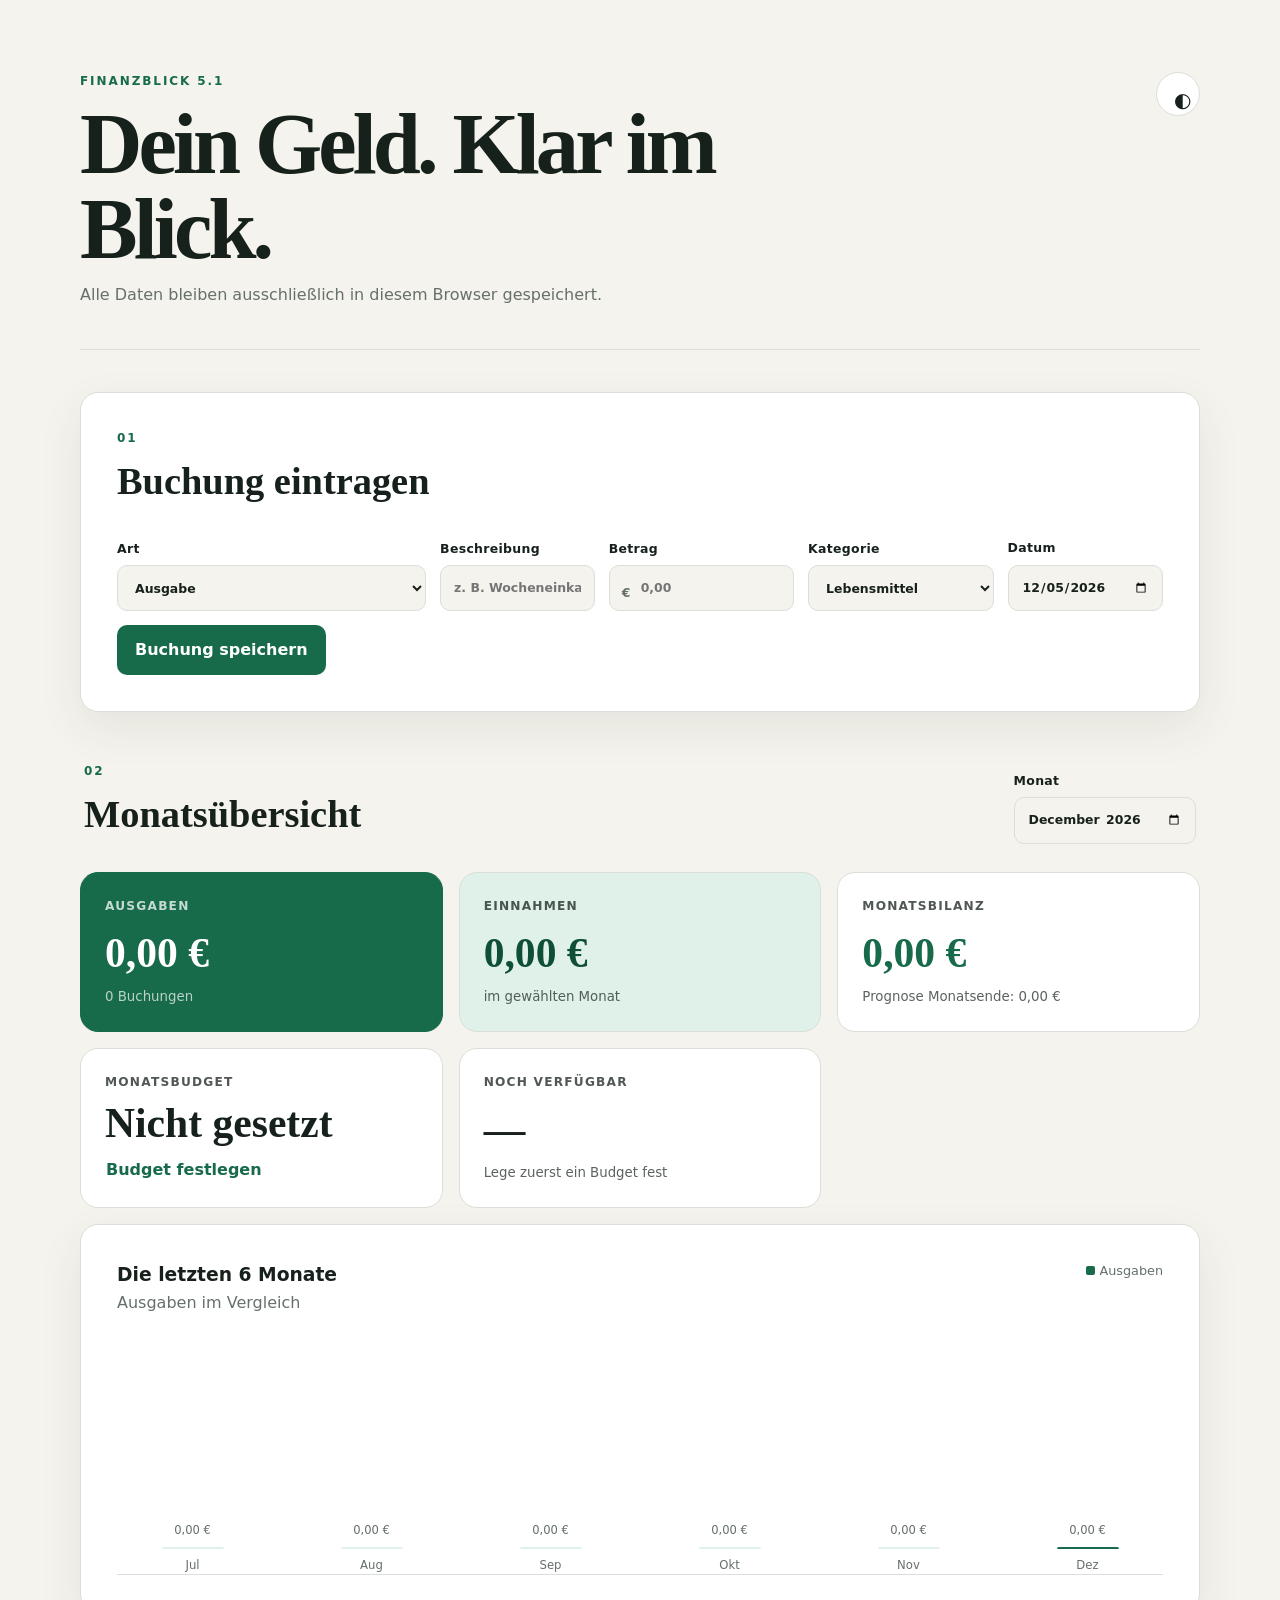
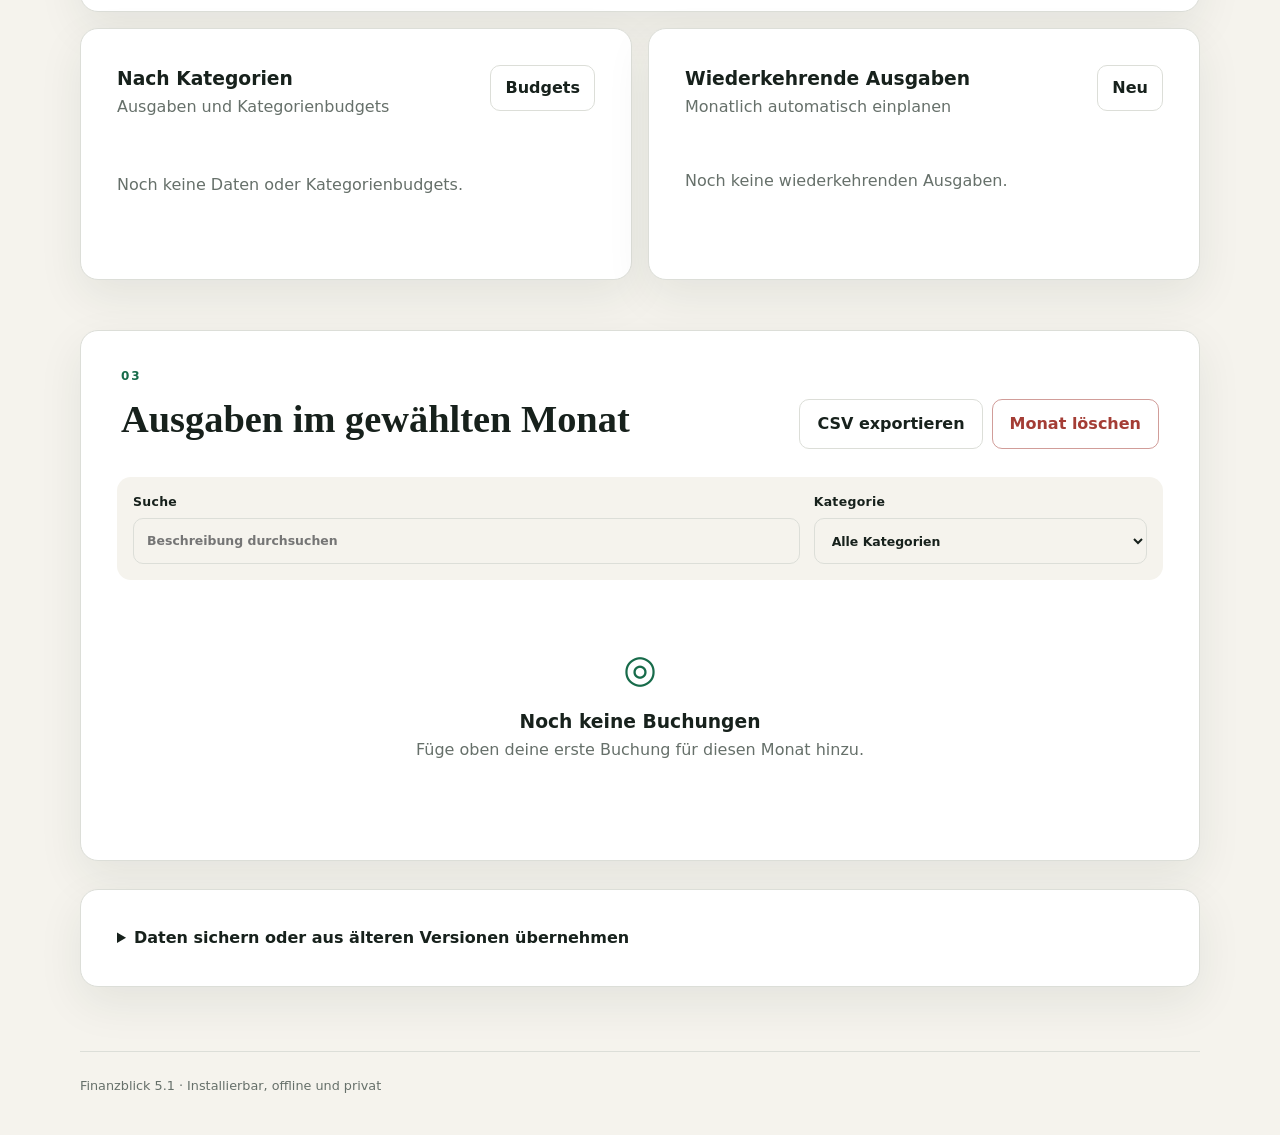
<file: index.html>
<!doctype html>
<html lang="de">
<head>
  <meta charset="utf-8">
  <meta name="viewport" content="width=device-width, initial-scale=1">
  <meta name="description" content="Private Finanzplanung mit Einnahmen, Budgets und Prognose">
  <meta name="theme-color" content="#176b4a">
  <meta name="apple-mobile-web-app-capable" content="yes">
  <meta name="apple-mobile-web-app-status-bar-style" content="default">
  <meta name="apple-mobile-web-app-title" content="Finanzblick">
  <link rel="manifest" href="manifest.webmanifest">
  <link rel="apple-touch-icon" href="icons/icon-192.png">
  <title>Finanzblick 5.1</title>
  <link rel="stylesheet" href="style.css">
</head>
<body>
  <header class="hero">
    <div>
      <p class="eyebrow">Finanzblick 5.1</p>
      <h1>Dein Geld. Klar im Blick.</h1>
      <p class="subtitle">Alle Daten bleiben ausschließlich in diesem Browser gespeichert.</p>
    </div>
    <div class="hero-actions"><button id="installApp" class="secondary" type="button" hidden>App installieren</button><button id="themeToggle" class="icon-button" type="button" aria-label="Farbschema wechseln" title="Farbschema wechseln">◐</button></div>
  </header>

  <main>
    <section class="panel input-panel" aria-labelledby="entryHeading">
      <div class="section-heading">
        <div>
          <p class="section-number">01</p>
          <h2 id="entryHeading">Buchung eintragen</h2>
        </div>
        <p id="formStatus" class="status" role="status" aria-live="polite"></p>
      </div>
      <form id="expenseForm">
        <input id="editId" type="hidden">
        <label>Art<select id="transactionType"><option value="expense">Ausgabe</option><option value="income">Einnahme</option></select></label>
        <label>Beschreibung
          <input id="description" name="description" type="text" maxlength="80" placeholder="z. B. Wocheneinkauf" required>
        </label>
        <label>Betrag
          <div class="money-input"><span>€</span><input id="amount" name="amount" type="number" min="0.01" step="0.01" inputmode="decimal" placeholder="0,00" required></div>
        </label>
        <label>Kategorie
          <select id="category" name="category" required>
            <option>Lebensmittel</option><option>Wohnen</option><option>Mobilität</option>
            <option>Freizeit</option><option>Gesundheit</option><option>Shopping</option><option>Technik</option><option>Sonstiges</option>
          </select>
        </label>
        <label>Datum
          <input id="date" name="date" type="date" required>
        </label>
        <div class="form-actions"><button id="submitExpense" class="primary" type="submit">Buchung speichern</button><button id="cancelEdit" class="secondary" type="button" hidden>Abbrechen</button></div>
      </form>
    </section>

    <section class="overview" aria-labelledby="overviewHeading">
      <div class="section-heading wide-heading">
        <div><p class="section-number">02</p><h2 id="overviewHeading">Monatsübersicht</h2></div>
        <label class="month-control">Monat
          <input id="monthFilter" type="month">
        </label>
      </div>

      <div class="stats-grid">
        <article class="stat-card accent"><span>Ausgaben</span><strong id="monthTotal">0,00 €</strong><small id="entryCount">0 Einträge</small></article>
        <article class="stat-card income-card"><span>Einnahmen</span><strong id="incomeTotal">0,00 €</strong><small>im gewählten Monat</small></article>
        <article class="stat-card"><span>Monatsbilanz</span><strong id="monthBalance">0,00 €</strong><small id="forecastText">Prognose wird berechnet</small></article>
        <article class="stat-card"><span>Monatsbudget</span><strong id="budgetDisplay">Nicht gesetzt</strong><button id="editBudget" class="text-button" type="button">Budget festlegen</button></article>
        <article class="stat-card"><span>Noch verfügbar</span><strong id="remainingBudget">—</strong><small id="budgetHint">Lege zuerst ein Budget fest</small></article>
      </div>

      <div id="budgetEditor" class="budget-editor" hidden>
        <label>Budget für <span id="budgetMonthLabel"></span>
          <div class="money-input"><span>€</span><input id="budgetInput" type="number" min="0" step="0.01" inputmode="decimal"></div>
        </label>
        <button id="saveBudget" class="primary compact" type="button">Speichern</button>
        <button id="cancelBudget" class="secondary compact" type="button">Abbrechen</button>
      </div>

      <article class="panel chart-panel">
        <div class="chart-title"><div><h3>Die letzten 6 Monate</h3><p>Ausgaben im Vergleich</p></div><span class="legend"><i></i> Ausgaben</span></div>
        <div id="chart" class="chart" role="img" aria-label="Balkendiagramm der Ausgaben der letzten sechs Monate"></div>
      </article>
      <div class="analytics-grid">
        <article class="panel category-panel">
          <div class="chart-title"><div><h3>Nach Kategorien</h3><p>Ausgaben und Kategorienbudgets</p></div><button id="editCategoryBudgets" class="secondary compact" type="button">Budgets</button></div>
          <div id="categoryChart" class="category-chart" aria-label="Ausgaben nach Kategorien"></div>
        </article>
        <article class="panel recurring-panel">
          <div class="chart-title"><div><h3>Wiederkehrende Ausgaben</h3><p>Monatlich automatisch einplanen</p></div><button id="addRecurring" class="secondary compact" type="button">Neu</button></div>
          <div id="recurringList" class="recurring-list"></div>
        </article>
      </div>
    </section>

    <section class="panel list-panel" aria-labelledby="listHeading">
      <div class="section-heading wide-heading">
        <div><p class="section-number">03</p><h2 id="listHeading">Ausgaben im gewählten Monat</h2></div>
        <div class="actions"><button id="exportCsv" class="secondary" type="button">CSV exportieren</button><button id="deleteMonth" class="danger" type="button">Monat löschen</button></div>
      </div>
      <div class="filter-bar"><label>Suche<input id="searchInput" type="search" placeholder="Beschreibung durchsuchen"></label><label>Kategorie<select id="categoryFilter"><option value="">Alle Kategorien</option><option>Lebensmittel</option><option>Wohnen</option><option>Mobilität</option><option>Freizeit</option><option>Gesundheit</option><option>Shopping</option><option>Technik</option><option>Sonstiges</option></select></label></div>
      <div id="emptyState" class="empty-state"><span>◎</span><h3>Noch keine Ausgaben</h3><p>Füge oben deinen ersten Eintrag für diesen Monat hinzu.</p></div>
      <div class="table-wrap" id="tableWrap" hidden>
        <table><thead><tr><th>Datum</th><th>Beschreibung</th><th>Kategorie</th><th class="number">Betrag</th><th><span class="sr-only">Aktion</span></th></tr></thead><tbody id="expenseRows"></tbody></table>
      </div>
    </section>

    <details class="panel migration-panel">
      <summary>Daten sichern oder aus älteren Versionen übernehmen</summary>
      <p>Version 5.1 übernimmt V4-Daten automatisch und lässt den bisherigen Speicher unverändert. Eine vollständige Sicherung enthält Buchungen, Budgets und wiederkehrende Einträge.</p>
      <div class="actions migration-actions"><button id="scanLegacy" class="secondary" type="button">Weitere Altdaten suchen</button><button id="backupData" class="secondary" type="button">Vollständige JSON-Sicherung</button><label class="file-button">Sicherung wiederherstellen<input id="importFile" type="file" accept="application/json,.json"></label></div>
      <p id="migrationStatus" class="status" role="status" aria-live="polite"></p>
    </details>
  </main>

  <dialog id="confirmDialog"><form method="dialog"><h2 id="dialogTitle">Wirklich löschen?</h2><p id="dialogText"></p><div class="dialog-actions"><button value="cancel" class="secondary">Abbrechen</button><button value="confirm" class="danger">Bestätigen</button></div></form></dialog>
  <dialog id="recurringDialog"><form id="recurringForm"><h2>Wiederkehrende Ausgabe</h2><input id="recurringId" type="hidden"><label>Beschreibung<input id="recurringDescription" maxlength="80" required></label><label>Betrag<div class="money-input"><span>€</span><input id="recurringAmount" type="number" min="0.01" step="0.01" required></div></label><label>Kategorie<select id="recurringCategory"><option>Lebensmittel</option><option>Wohnen</option><option>Mobilität</option><option>Freizeit</option><option>Gesundheit</option><option>Shopping</option><option>Technik</option><option>Sonstiges</option></select></label><label>Tag im Monat<input id="recurringDay" type="number" min="1" max="31" value="1" required></label><div class="dialog-actions"><button id="cancelRecurring" class="secondary" type="button">Abbrechen</button><button class="primary" type="submit">Speichern</button></div></form></dialog>
  <dialog id="categoryBudgetDialog"><form id="categoryBudgetForm"><h2>Kategorienbudgets</h2><p class="subtitle">Monatliche Grenzen für deine Ausgabenkategorien.</p><div id="categoryBudgetFields"></div><div class="dialog-actions"><button id="cancelCategoryBudgets" class="secondary" type="button">Abbrechen</button><button class="primary" type="submit">Speichern</button></div></form></dialog>
  <footer>Finanzblick 5.1 · Installierbar, offline und privat</footer>
  <script src="script.js" defer></script>
</body>
</html>
</file>
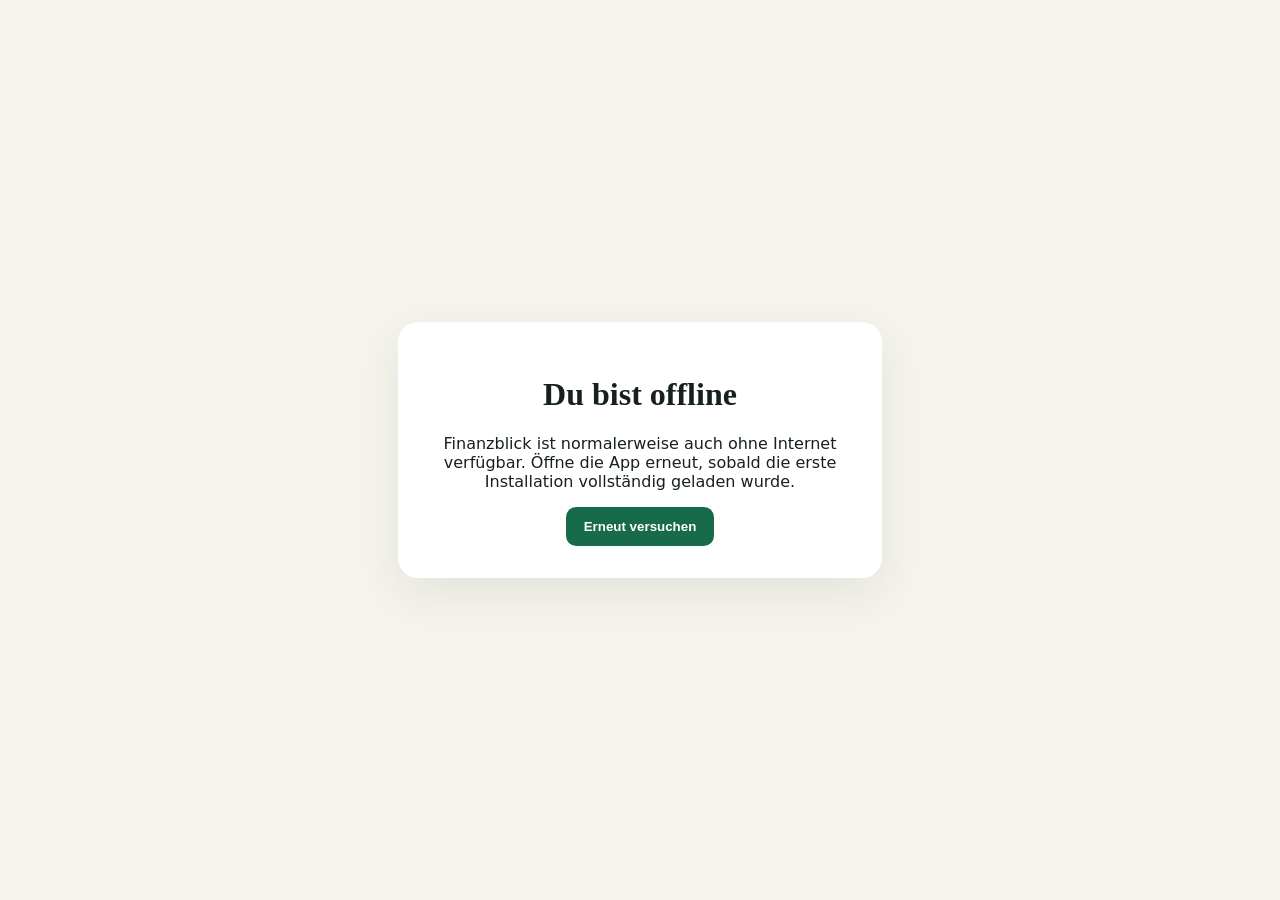
<file: offline.html>
<!doctype html><html lang="de"><head><meta charset="utf-8"><meta name="viewport" content="width=device-width,initial-scale=1"><meta name="theme-color" content="#176b4a"><title>Finanzblick – Offline</title><style>body{margin:0;min-height:100vh;display:grid;place-items:center;background:#f5f3ed;color:#17211c;font-family:system-ui,sans-serif}.card{max-width:420px;margin:24px;padding:32px;background:#fff;border-radius:20px;box-shadow:0 16px 45px #19322614;text-align:center}h1{font-family:Georgia,serif}button{padding:12px 18px;border:0;border-radius:10px;background:#176b4a;color:#fff;font-weight:700}</style></head><body><main class="card"><h1>Du bist offline</h1><p>Finanzblick ist normalerweise auch ohne Internet verfügbar. Öffne die App erneut, sobald die erste Installation vollständig geladen wurde.</p><button onclick="location.reload()">Erneut versuchen</button></main></body></html>
</file>
<file: style.css>
:root{--bg:#f5f3ed;--panel:#fff;--ink:#17211c;--muted:#66706a;--line:#dcded8;--green:#176b4a;--green-dark:#0f4f37;--mint:#dff1e8;--red:#a43d35;--shadow:0 16px 45px rgba(25,50,38,.08);--radius:18px;color-scheme:light}
:root[data-theme="dark"]{--bg:#101713;--panel:#18211c;--ink:#f1f5f2;--muted:#a5b0aa;--line:#354139;--green:#61c89a;--green-dark:#81dbb2;--mint:#203d31;--red:#ef8b82;--shadow:0 16px 45px rgba(0,0,0,.24);color-scheme:dark}
*{box-sizing:border-box}body{margin:0;background:var(--bg);color:var(--ink);font-family:Inter,ui-sans-serif,system-ui,-apple-system,BlinkMacSystemFont,"Segoe UI",sans-serif;line-height:1.5}.hero,main,footer{width:min(1120px,calc(100% - 32px));margin-inline:auto}.hero{display:flex;justify-content:space-between;align-items:flex-start;padding:72px 0 42px;border-bottom:1px solid var(--line)}h1,h2,h3,p{margin-top:0}h1{margin-bottom:12px;font-family:Georgia,serif;font-size:clamp(2.5rem,7vw,5.4rem);line-height:.98;letter-spacing:-.045em;max-width:780px}h2{font-family:Georgia,serif;font-size:clamp(1.7rem,3vw,2.4rem);margin:0}h3{margin-bottom:2px}.eyebrow,.section-number{color:var(--green);font-weight:800;text-transform:uppercase;letter-spacing:.16em;font-size:.75rem}.subtitle,.chart-title p{color:var(--muted);margin-bottom:0}.icon-button{border:1px solid var(--line);background:var(--panel);color:var(--ink);height:44px;width:44px;border-radius:50%;font-size:1.25rem;cursor:pointer}main{padding:42px 0 64px;display:grid;gap:28px}.panel{background:var(--panel);border:1px solid var(--line);border-radius:var(--radius);padding:clamp(20px,4vw,36px);box-shadow:var(--shadow)}.section-heading{display:flex;align-items:end;justify-content:space-between;gap:20px;margin-bottom:28px}.section-number{margin-bottom:6px}.status{color:var(--green);font-size:.9rem;margin:0;min-height:1.4em}.input-panel form{display:grid;grid-template-columns:2fr 1fr 1.2fr 1.2fr auto;gap:14px;align-items:end}label{font-size:.78rem;font-weight:750;letter-spacing:.025em}input,select,button,.file-button{font:inherit}input,select{display:block;width:100%;margin-top:7px;border:1px solid var(--line);border-radius:10px;background:var(--bg);color:var(--ink);padding:12px 13px;min-height:46px}.money-input{position:relative}.money-input span{position:absolute;left:13px;top:19px;color:var(--muted)}.money-input input{padding-left:31px}button,.file-button{border-radius:10px;border:1px solid transparent;padding:12px 17px;font-weight:750;cursor:pointer;transition:transform .15s,background .15s}button:hover,.file-button:hover{transform:translateY(-1px)}.primary{background:var(--green);color:#fff;min-height:46px}.primary:hover{background:var(--green-dark)}.secondary,.file-button{background:transparent;border-color:var(--line);color:var(--ink)}.danger{background:transparent;color:var(--red);border-color:color-mix(in srgb,var(--red),transparent 50%)}.text-button{padding:0;background:none;color:var(--green);text-align:left}.compact{min-height:auto;padding:10px 14px}.overview{padding:22px 0}.wide-heading{margin-inline:4px}.month-control{min-width:175px}.stats-grid{display:grid;grid-template-columns:repeat(3,1fr);gap:16px}.stat-card{padding:24px;border:1px solid var(--line);border-radius:var(--radius);background:var(--panel);display:flex;flex-direction:column;min-height:160px}.stat-card.accent{background:var(--green);color:#fff;border-color:var(--green)}.stat-card span{font-size:.76rem;text-transform:uppercase;letter-spacing:.1em;font-weight:800;opacity:.75}.stat-card strong{font-family:Georgia,serif;font-size:clamp(1.7rem,4vw,2.6rem);margin:auto 0 3px}.stat-card small{color:inherit;opacity:.7}.budget-editor{margin-top:16px;padding:18px;background:var(--mint);border-radius:14px;display:flex;align-items:end;gap:10px}.budget-editor[hidden]{display:none}.budget-editor label{min-width:220px}.chart-panel{margin-top:16px}.chart-title{display:flex;justify-content:space-between;align-items:start}.legend{color:var(--muted);font-size:.8rem}.legend i{display:inline-block;width:9px;height:9px;border-radius:2px;background:var(--green)}.chart{height:260px;display:flex;align-items:stretch;gap:clamp(8px,3vw,28px);padding-top:30px;border-bottom:1px solid var(--line)}.bar-item{flex:1;display:flex;flex-direction:column;align-items:center;justify-content:flex-end;min-width:0}.bar-value{font-size:.72rem;color:var(--muted);white-space:nowrap}.bar{width:min(62px,75%);background:var(--mint);border-radius:7px 7px 0 0;min-height:2px;margin:7px 0 8px;position:relative}.bar.current{background:var(--green)}.bar-label{font-size:.73rem;color:var(--muted);white-space:nowrap}.actions{display:flex;flex-wrap:wrap;gap:9px}.empty-state{text-align:center;padding:46px 20px;color:var(--muted)}.empty-state span{font-size:2.4rem;color:var(--green)}.empty-state h3{color:var(--ink);margin-top:10px}.table-wrap{overflow:auto}table{width:100%;border-collapse:collapse}th,td{padding:14px 10px;border-bottom:1px solid var(--line);text-align:left}th{font-size:.7rem;text-transform:uppercase;letter-spacing:.1em;color:var(--muted)}.number{text-align:right}.category-badge{display:inline-block;background:var(--mint);color:var(--green-dark);border-radius:99px;padding:4px 9px;font-size:.76rem;font-weight:750}.delete-row{border:0;background:none;color:var(--red);padding:7px}.migration-panel summary{font-weight:800;cursor:pointer}.migration-panel>p{color:var(--muted);max-width:800px;margin-top:16px}.migration-actions{margin-top:20px}.file-button input{position:absolute;opacity:0;width:1px;height:1px}dialog{border:1px solid var(--line);border-radius:var(--radius);background:var(--panel);color:var(--ink);padding:28px;max-width:430px;box-shadow:var(--shadow)}dialog::backdrop{background:rgba(5,15,10,.55)}.dialog-actions{display:flex;justify-content:flex-end;gap:10px;margin-top:24px}footer{padding:24px 0 40px;border-top:1px solid var(--line);color:var(--muted);font-size:.8rem}.sr-only{position:absolute;width:1px;height:1px;padding:0;margin:-1px;overflow:hidden;clip:rect(0,0,0,0);white-space:nowrap;border:0}
@media(max-width:900px){.input-panel form{grid-template-columns:1fr 1fr}.input-panel form .primary{grid-column:1/-1}.stats-grid{grid-template-columns:1fr}.stat-card{min-height:135px}}
@media(max-width:600px){.hero{padding-top:42px}.input-panel form{grid-template-columns:1fr}.section-heading,.wide-heading{align-items:flex-start;flex-direction:column}.month-control{width:100%}.actions{width:100%}.actions button,.file-button{flex:1}.chart{gap:5px;height:220px}.bar-value{font-size:.62rem;writing-mode:vertical-rl;transform:rotate(180deg);height:48px}.bar-label{font-size:.64rem}.budget-editor{align-items:stretch;flex-direction:column}.budget-editor label{min-width:0}.list-panel{padding-inline:15px}th:nth-child(3),td:nth-child(3){display:none}}
@media(prefers-reduced-motion:reduce){*{scroll-behavior:auto!important;transition:none!important}}
.form-actions{display:flex;gap:8px;align-items:stretch}.form-actions button{white-space:nowrap}.analytics-grid{display:grid;grid-template-columns:1fr 1fr;gap:16px;margin-top:16px}.category-chart{display:grid;gap:13px;margin-top:24px}.category-row{display:grid;grid-template-columns:100px 1fr auto;gap:10px;align-items:center;font-size:.78rem}.category-track{height:10px;background:var(--bg);border-radius:99px;overflow:hidden}.category-fill{height:100%;background:var(--green);border-radius:inherit}.category-empty{color:var(--muted);padding:30px 0}.recurring-list{display:grid;gap:10px;margin-top:20px}.recurring-item{display:grid;grid-template-columns:1fr auto;gap:8px;padding:12px 0;border-bottom:1px solid var(--line)}.recurring-item:last-child{border-bottom:0}.recurring-item strong,.recurring-item small{display:block}.recurring-item small{color:var(--muted)}.recurring-actions{display:flex;align-items:center;gap:4px}.recurring-actions button{padding:7px;background:none;border:0;color:var(--green)}.recurring-actions .danger-link{color:var(--red)}.filter-bar{display:grid;grid-template-columns:2fr 1fr;gap:14px;background:var(--bg);border-radius:14px;padding:16px;margin-bottom:14px}dialog{width:min(430px,calc(100% - 32px))}dialog label{display:block;margin-top:14px}.edit-row{border:0;background:none;color:var(--green);padding:7px}.row-actions{white-space:nowrap}
@media(max-width:900px){.input-panel form .form-actions{grid-column:1/-1}.form-actions button{flex:1}.analytics-grid{grid-template-columns:1fr}}
@media(max-width:600px){.filter-bar{grid-template-columns:1fr}.category-row{grid-template-columns:85px 1fr auto}}
.hero-actions{display:flex;align-items:center;gap:10px}.income-card{background:var(--mint)}.income-card strong{color:var(--green-dark)}#categoryBudgetFields{display:grid;gap:10px;margin-top:20px}.category-budget-field{display:grid;grid-template-columns:1fr 140px;align-items:end;gap:12px}.budget-marker{font-size:.7rem;color:var(--muted);margin-left:5px}.category-fill.over{background:var(--red)}
</file>
